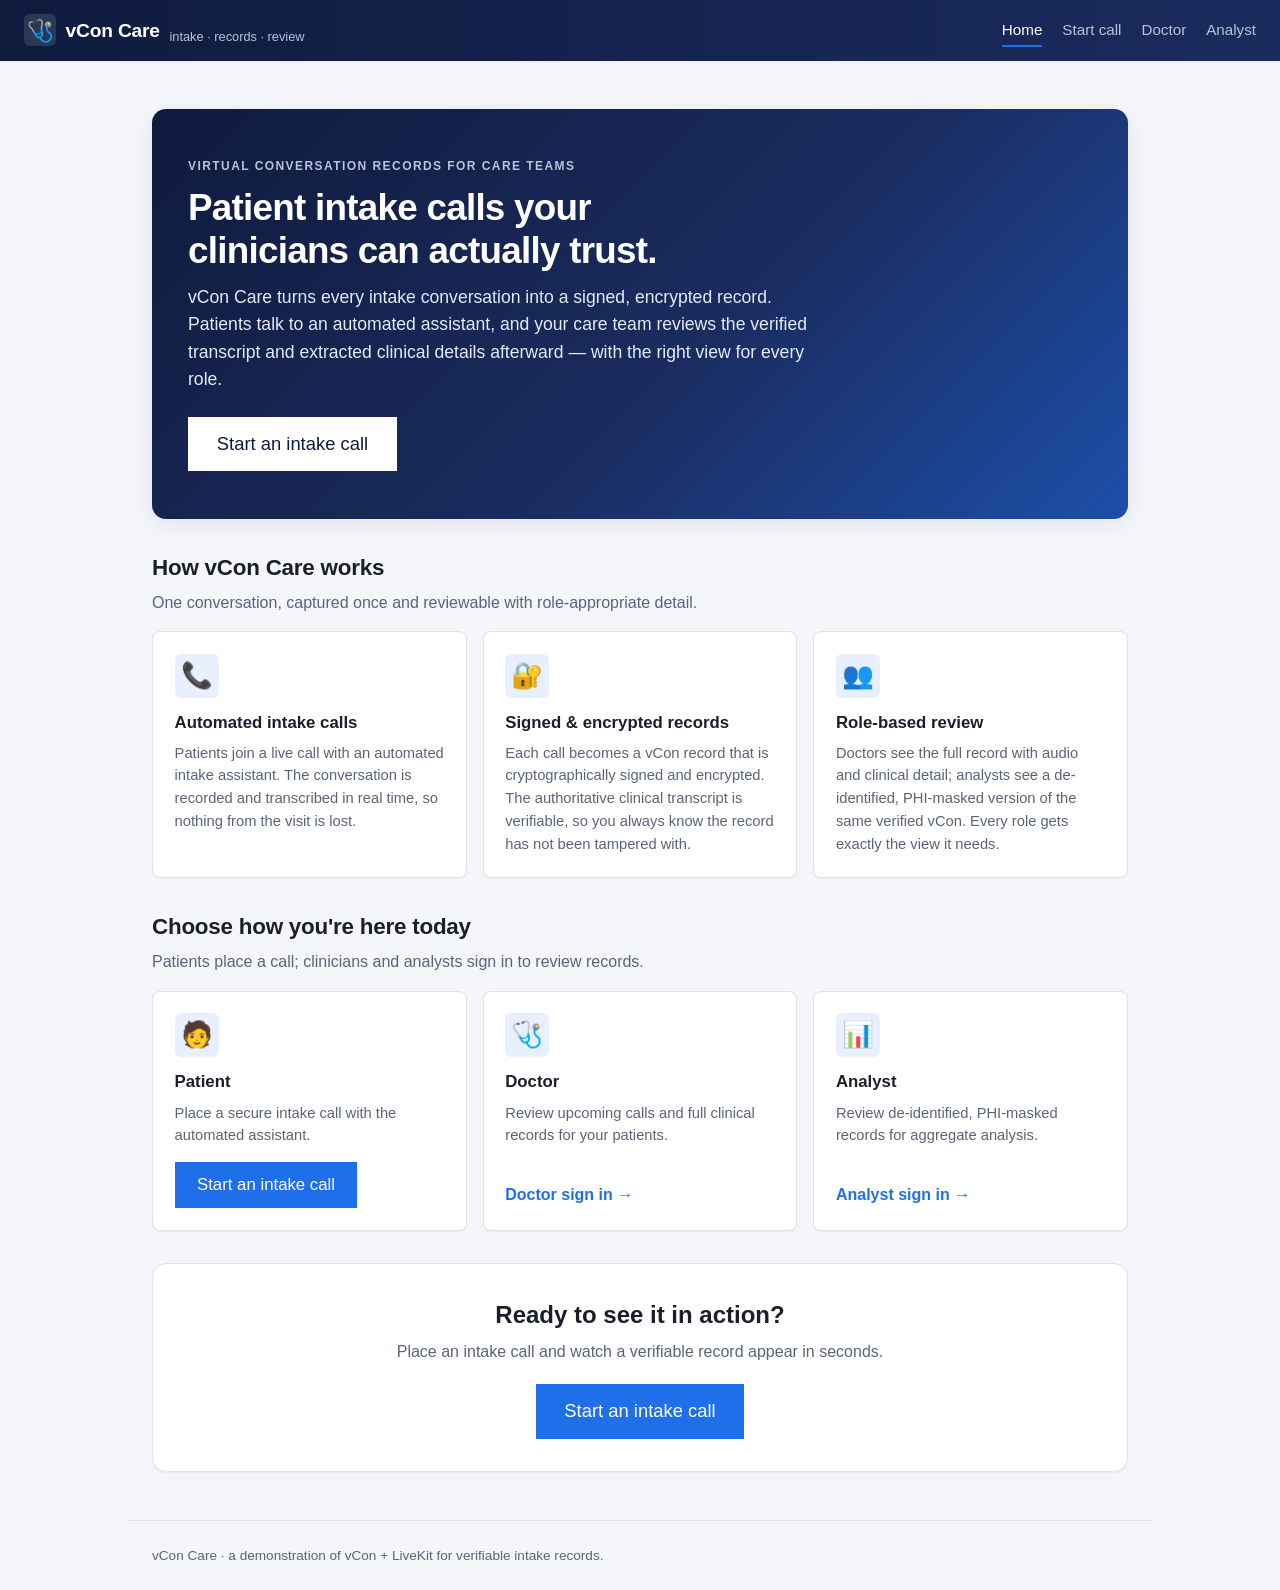
<file: frontend/index.html>
<!DOCTYPE html>
<!--
  Product landing page for the vCon + LiveKit demo app ("vCon Care").

  This is the marketing/entry surface of the demo and the FIRST thing a visitor
  sees at /: with StaticFiles(html=True) mounted at /, GET / serves this
  index.html by filename. It introduces the product and routes a visitor to the
  patient intake call screen (call.html) via a prominent "click to call"
  call-to-action, and surfaces the two review roles (doctor / analyst) via their
  sign-in entries. It is a static page -- it fetches nothing and mints no
  tokens; the actual call starts on call.html.

  🩹 Demo shortcut: there is NO authentication here. The product "roles"
  (patient / doctor / analyst) are just which page you open, not an
  authorization decision, so this landing page does not sign anyone in and the
  doctor/analyst "sign in" entries are presentational. → Production: a real
  authenticated front door with sign-in and role-gated access before any intake
  call or record review.
-->
<html lang="en">
<head>
  <meta charset="utf-8" />
  <meta name="viewport" content="width=device-width, initial-scale=1" />
  <title>vCon Care &middot; Trusted intake calls, verifiable records</title>
  <link rel="stylesheet" href="styles.css" />
</head>
<body>
  <header class="app-header">
    <a class="app-brand" href="index.html">
      <span class="logo">🩺</span>
      <h1>vCon Care</h1>
      <span class="product-tag">intake &middot; records &middot; review</span>
    </a>
    <nav class="app-nav" aria-label="Primary">
      <a href="index.html" data-page="index">Home</a>
      <a href="call.html" data-page="call">Start call</a>
      <a href="doctor-signin.html" data-page="doctor-signin">Doctor</a>
      <a href="analyst-signin.html" data-page="analyst-signin">Analyst</a>
    </nav>
  </header>

  <main>
    <section class="landing-hero">
      <p class="eyebrow">Virtual conversation records for care teams</p>
      <h2>Patient intake calls your clinicians can actually trust.</h2>
      <p>
        vCon Care turns every intake conversation into a signed, encrypted
        record. Patients talk to an automated assistant, and your care team
        reviews the verified transcript and extracted clinical details
        afterward &mdash; with the right view for every role.
      </p>
      <div class="hero-actions">
        <a href="call.html" class="btn-primary btn-lg">Start an intake call</a>
      </div>
    </section>

    <div class="section-head">
      <h2>How vCon Care works</h2>
      <p>One conversation, captured once and reviewable with role-appropriate detail.</p>
    </div>

    <section class="feature-grid">
      <article class="feature-card">
        <span class="feature-icon" aria-hidden="true">📞</span>
        <h3>Automated intake calls</h3>
        <p>
          Patients join a live call with an automated intake assistant. The
          conversation is recorded and transcribed in real time, so nothing from
          the visit is lost.
        </p>
      </article>
      <article class="feature-card">
        <span class="feature-icon" aria-hidden="true">🔐</span>
        <h3>Signed &amp; encrypted records</h3>
        <p>
          Each call becomes a vCon record that is cryptographically signed and
          encrypted. The authoritative clinical transcript is verifiable, so you
          always know the record has not been tampered with.
        </p>
      </article>
      <article class="feature-card">
        <span class="feature-icon" aria-hidden="true">👥</span>
        <h3>Role-based review</h3>
        <p>
          Doctors see the full record with audio and clinical detail; analysts
          see a de-identified, PHI-masked version of the same verified vCon.
          Every role gets exactly the view it needs.
        </p>
      </article>
    </section>

    <!-- Role entry points: the three ways people reach the product. Patients
         start a call directly; doctors and analysts "sign in" (presentational)
         to reach their respective review surfaces. -->
    <div class="section-head">
      <h2>Choose how you're here today</h2>
      <p>Patients place a call; clinicians and analysts sign in to review records.</p>
    </div>

    <section class="role-grid">
      <article class="role-card">
        <span class="role-icon" aria-hidden="true">🧑</span>
        <h3>Patient</h3>
        <p>Place a secure intake call with the automated assistant.</p>
        <a href="call.html" class="btn-primary">Start an intake call</a>
      </article>
      <article class="role-card">
        <span class="role-icon" aria-hidden="true">🩺</span>
        <h3>Doctor</h3>
        <p>Review upcoming calls and full clinical records for your patients.</p>
        <a href="doctor-signin.html" class="link-secondary dark">Doctor sign in &rarr;</a>
      </article>
      <article class="role-card">
        <span class="role-icon" aria-hidden="true">📊</span>
        <h3>Analyst</h3>
        <p>Review de-identified, PHI-masked records for aggregate analysis.</p>
        <a href="analyst-signin.html" class="link-secondary dark">Analyst sign in &rarr;</a>
      </article>
    </section>

    <section class="cta-band">
      <h2>Ready to see it in action?</h2>
      <p>Place an intake call and watch a verifiable record appear in seconds.</p>
      <a href="call.html" class="btn-primary btn-lg">Start an intake call</a>
    </section>
  </main>

  <footer class="site-footer">
    vCon Care &middot; a demonstration of vCon + LiveKit for verifiable intake records.
  </footer>

  <script src="app.js"></script>
</body>
</html>
</file>
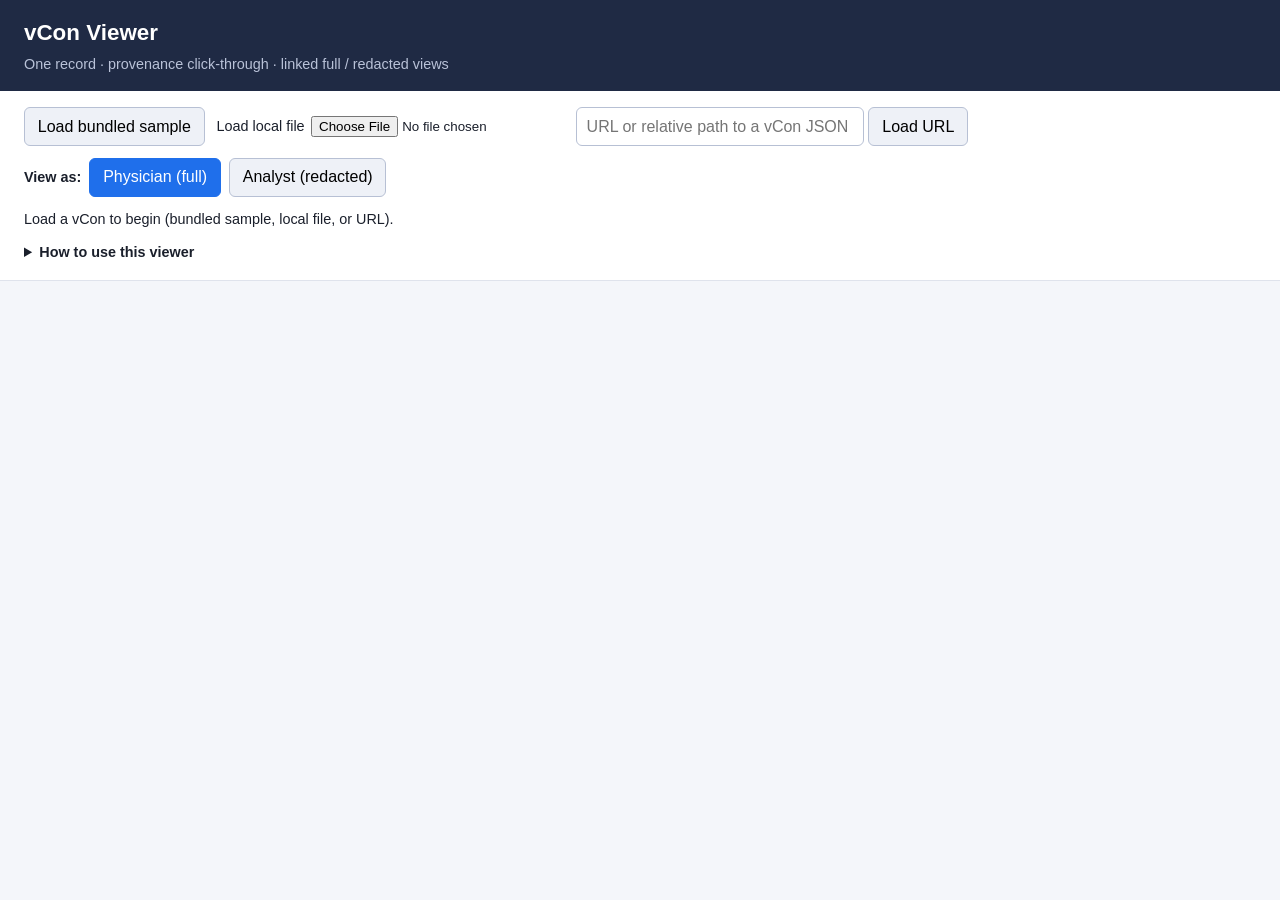
<file: viewer/index.html>
<!DOCTYPE html>
<!--
  vCon viewer — a minimal, static, single-page viewer.

  No framework, no build step, no backend, no CDN: everything it needs is in
  this directory so it runs fully offline. Open it directly (file://) or, to
  exercise the bundled-sample fetch path, serve the repo root over http:

      python3 -m http.server
      # then open localhost:8000/viewer/index.html in a browser

  🩹 Demo shortcut: single-page local viewer, no auth, reads a vCon from a
  bundled sample / local file / URL. → Production: an access-controlled app
  where the full-record vs. redacted view is gated by the viewer's role.
-->
<html lang="en">
<head>
  <meta charset="utf-8" />
  <meta name="viewport" content="width=device-width, initial-scale=1" />
  <title>vCon Viewer</title>
  <link rel="stylesheet" href="viewer.css" />
</head>
<body>
  <header class="topbar">
    <h1>vCon Viewer</h1>
    <p class="tagline">One record &middot; provenance click-through &middot; linked full / redacted views</p>
  </header>

  <section class="controls" aria-label="Load a vCon">
    <div class="load-row">
      <button id="load-sample-btn" type="button">Load bundled sample</button>

      <label class="file-pick">
        Load local file
        <input id="file-input" type="file" accept=".json,application/json" />
      </label>

      <span class="url-load">
        <input id="url-input" type="text" placeholder="URL or relative path to a vCon JSON" />
        <button id="load-url-btn" type="button">Load URL</button>
      </span>
    </div>

    <div class="view-toggle" role="group" aria-label="View as">
      <span class="toggle-label">View as:</span>
      <button id="view-physician-btn" type="button" class="active" aria-pressed="true">Physician (full)</button>
      <button id="view-analyst-btn" type="button" aria-pressed="false">Analyst (redacted)</button>
    </div>

    <p id="status" class="status" role="status" aria-live="polite"></p>

    <details class="help">
      <summary>How to use this viewer</summary>
      <ul>
        <li><strong>Bundled sample</strong> &mdash; loads <code>samples/vcon-full.sample.json</code>. Needs the page to be served over http (e.g. <code>python3 -m http.server</code>); under <code>file://</code> the browser may block the fetch, so use the file picker instead.</li>
        <li><strong>Local file</strong> &mdash; pick any vCon JSON from disk; it is read in the browser (no upload).</li>
        <li><strong>URL</strong> &mdash; paste a URL or relative path to a vCon JSON and load it.</li>
        <li><strong>Physician / Analyst toggle</strong> &mdash; Physician shows the full record (transcript, summary, clickable medications that seek the audio). Analyst shows the redacted record, visibly linked to the full one via the standard <code>redacted</code> field.</li>
      </ul>
      <p class="note">🩹 Demo: no auth; role views are a client-side toggle. → Production: role-gated access control.</p>
    </details>
  </section>

  <main id="viewer" hidden>
    <!-- Same-vCon link banner (shown in analyst view). -->
    <section id="link-banner" class="link-banner" hidden></section>

    <section class="panel" id="meta-panel">
      <h2>Record</h2>
      <dl id="meta" class="meta-grid"></dl>
    </section>

    <section class="panel" id="audio-panel">
      <h2>Call audio</h2>
      <audio id="audio" controls preload="none"></audio>
      <p id="audio-note" class="note"></p>
    </section>

    <section class="panel" id="parties-panel">
      <h2>Parties</h2>
      <ol id="parties" class="parties"></ol>
    </section>

    <section class="panel" id="meds-panel">
      <h2>Extracted medications &amp; conditions</h2>
      <p class="note">Click a medication to jump the audio to the moment it was mentioned (provenance).</p>
      <div id="meds" class="chips"></div>
    </section>

    <section class="panel" id="summary-panel">
      <h2>Summary</h2>
      <p id="summary" class="body-text"></p>
      <p id="summary-prov" class="provenance"></p>
    </section>

    <section class="panel" id="transcript-panel">
      <h2>Transcript (speaker-attributed)</h2>
      <ol id="dialog" class="dialog"></ol>
    </section>

    <section class="panel" id="analysis-panel">
      <h2>Analysis</h2>
      <div id="analysis"></div>
    </section>
  </main>

  <script src="viewer.js"></script>
</body>
</html>
</file>
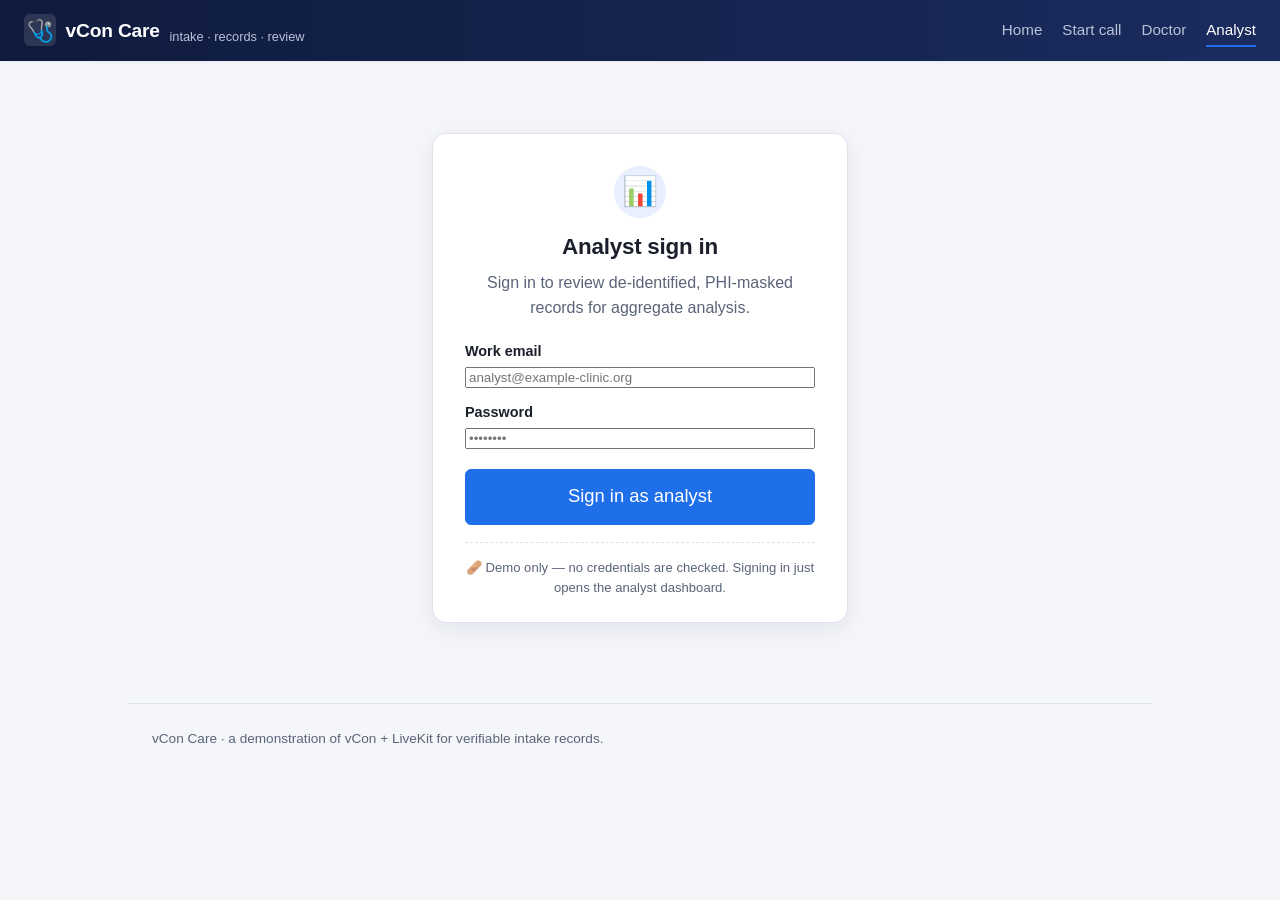
<file: frontend/analyst-signin.html>
<!DOCTYPE html>
<!--
  Analyst sign-in shell for the vCon + LiveKit demo app ("vCon Care").

  The presentational "front door" an analyst would use to reach the
  de-identified record review dashboard. Signing in does NOT authenticate
  anyone: the form simply navigates to analyst.html.

  🩹 Demo shortcut: there is NO real authentication here. No credentials are
  checked and no session is created; "analyst" is framing, not an enforced
  authorization boundary -- the form's only effect is to navigate to
  analyst.html. → Production: a real identity provider / SSO, verified
  credentials, a server-issued session, and an enforced authorization boundary
  so analysts only ever receive de-identified (PHI-masked) records.
-->
<html lang="en">
<head>
  <meta charset="utf-8" />
  <meta name="viewport" content="width=device-width, initial-scale=1" />
  <title>Analyst sign in &middot; vCon Care</title>
  <link rel="stylesheet" href="styles.css" />
</head>
<body>
  <header class="app-header">
    <a class="app-brand" href="index.html">
      <span class="logo">🩺</span>
      <h1>vCon Care</h1>
      <span class="product-tag">intake &middot; records &middot; review</span>
    </a>
    <nav class="app-nav" aria-label="Primary">
      <a href="index.html" data-page="index">Home</a>
      <a href="call.html" data-page="call">Start call</a>
      <a href="doctor-signin.html" data-page="doctor-signin">Doctor</a>
      <a href="analyst-signin.html" data-page="analyst-signin">Analyst</a>
    </nav>
  </header>

  <main>
    <section class="signin-card">
      <span class="signin-icon" aria-hidden="true">📊</span>
      <h2>Analyst sign in</h2>
      <p class="signin-sub">
        Sign in to review de-identified, PHI-masked records for aggregate
        analysis.
      </p>

      <!-- Presentational sign-in form. Submitting just navigates to the analyst
           dashboard; no credentials are validated. A tiny inline handler cancels
           the submit and navigates to analyst.html, so the typed password is
           never serialized into the URL/history even though nothing is checked. -->
      <form class="signin-form" id="signin-form" action="analyst.html" method="post">
        <label>
          Work email
          <input type="email" name="email" placeholder="analyst@example-clinic.org" autocomplete="off" />
        </label>
        <label>
          Password
          <input type="password" name="password" placeholder="••••••••" autocomplete="off" />
        </label>
        <button type="submit" class="btn-primary btn-lg">Sign in as analyst</button>
      </form>

      <p class="signin-demo-note">
        <span aria-hidden="true">🩹</span>
        Demo only &mdash; no credentials are checked. Signing in just opens the
        analyst dashboard.
      </p>
    </section>
  </main>

  <footer class="site-footer">
    vCon Care &middot; a demonstration of vCon + LiveKit for verifiable intake records.
  </footer>

  <script src="app.js"></script>
  <!--
    🩹 Demo shortcut: no credentials are checked. This handler cancels the form
    submit (so neither email nor password is ever sent anywhere or placed in the
    URL) and simply navigates to the analyst dashboard. → Production: a real POST
    to an identity provider that verifies credentials and issues a session.
  -->
  <script>
    (function () {
      'use strict';
      var form = document.getElementById('signin-form');
      if (!form) return;
      form.addEventListener('submit', function (ev) {
        ev.preventDefault();
        window.location.href = 'analyst.html';
      });
    })();
  </script>
</body>
</html>
</file>
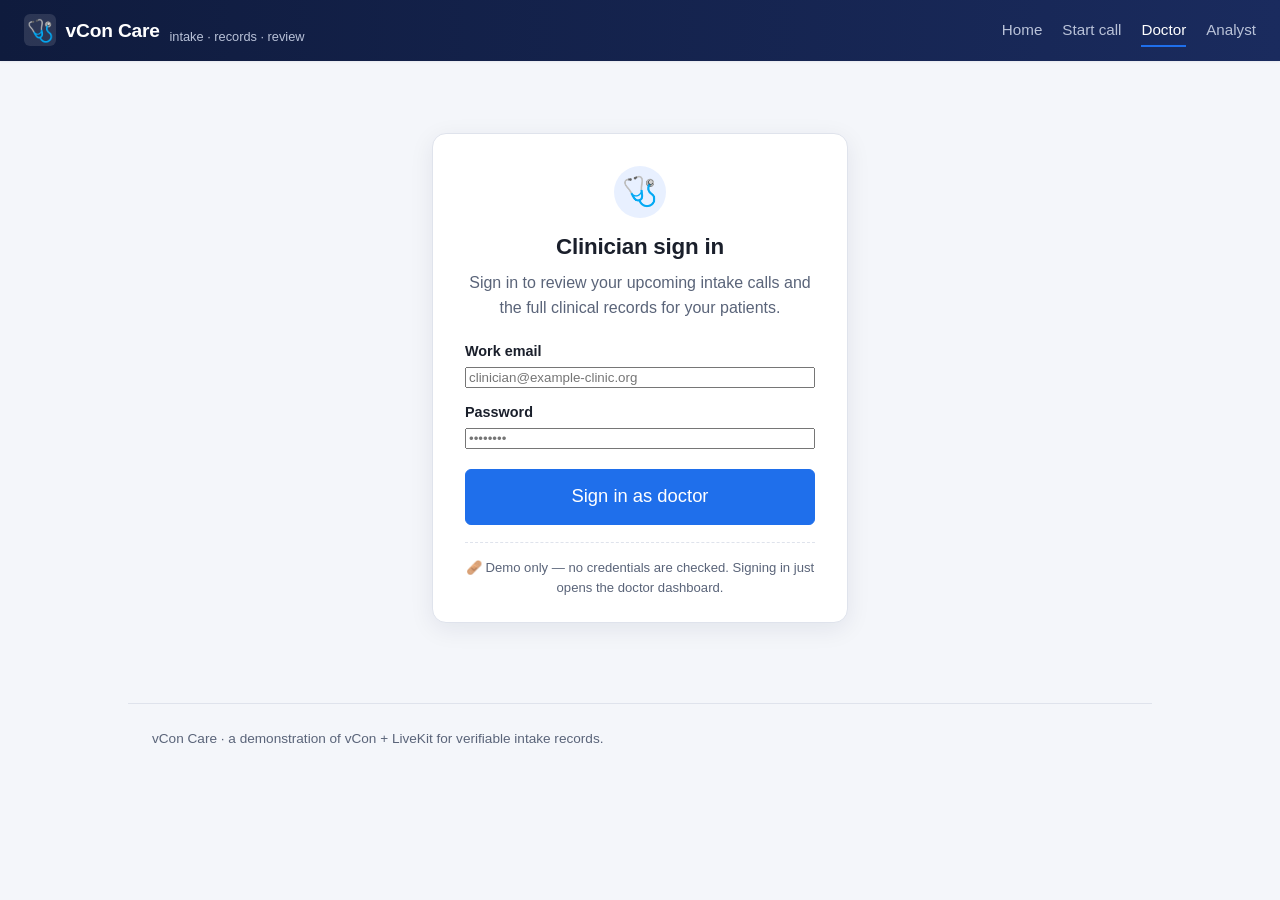
<file: frontend/doctor-signin.html>
<!DOCTYPE html>
<!--
  Doctor (clinician) sign-in shell for the vCon + LiveKit demo app ("vCon Care").

  This is the presentational "front door" a clinician would use to reach their
  dashboard. It renders a realistic email/password sign-in card, but signing in
  does NOT authenticate anyone: the form simply navigates to doctor.html.

  🩹 Demo shortcut: there is NO real authentication here. No credentials are
  checked, no session is created, and the "role" (doctor) is just which page you
  open, not an authorization decision -- the form's only effect is to navigate
  to doctor.html. → Production: a real identity provider / SSO, verified
  credentials, a server-issued session, and role-gated access before any patient
  record or upcoming-call data is shown.
-->
<html lang="en">
<head>
  <meta charset="utf-8" />
  <meta name="viewport" content="width=device-width, initial-scale=1" />
  <title>Doctor sign in &middot; vCon Care</title>
  <link rel="stylesheet" href="styles.css" />
</head>
<body>
  <header class="app-header">
    <a class="app-brand" href="index.html">
      <span class="logo">🩺</span>
      <h1>vCon Care</h1>
      <span class="product-tag">intake &middot; records &middot; review</span>
    </a>
    <nav class="app-nav" aria-label="Primary">
      <a href="index.html" data-page="index">Home</a>
      <a href="call.html" data-page="call">Start call</a>
      <a href="doctor-signin.html" data-page="doctor-signin">Doctor</a>
      <a href="analyst-signin.html" data-page="analyst-signin">Analyst</a>
    </nav>
  </header>

  <main>
    <section class="signin-card">
      <span class="signin-icon" aria-hidden="true">🩺</span>
      <h2>Clinician sign in</h2>
      <p class="signin-sub">
        Sign in to review your upcoming intake calls and the full clinical
        records for your patients.
      </p>

      <!-- Presentational sign-in form. Submitting just navigates to the doctor
           dashboard; no credentials are validated. A tiny inline handler cancels
           the submit and navigates to doctor.html, so the typed password is
           never serialized into the URL/history even though nothing is checked. -->
      <form class="signin-form" id="signin-form" action="doctor.html" method="post">
        <label>
          Work email
          <input type="email" name="email" placeholder="clinician@example-clinic.org" autocomplete="off" />
        </label>
        <label>
          Password
          <input type="password" name="password" placeholder="••••••••" autocomplete="off" />
        </label>
        <button type="submit" class="btn-primary btn-lg">Sign in as doctor</button>
      </form>

      <p class="signin-demo-note">
        <span aria-hidden="true">🩹</span>
        Demo only &mdash; no credentials are checked. Signing in just opens the
        doctor dashboard.
      </p>
    </section>
  </main>

  <footer class="site-footer">
    vCon Care &middot; a demonstration of vCon + LiveKit for verifiable intake records.
  </footer>

  <script src="app.js"></script>
  <!--
    🩹 Demo shortcut: no credentials are checked. This handler cancels the form
    submit (so neither email nor password is ever sent anywhere or placed in the
    URL) and simply navigates to the doctor dashboard. → Production: a real POST
    to an identity provider that verifies credentials and issues a session.
  -->
  <script>
    (function () {
      'use strict';
      var form = document.getElementById('signin-form');
      if (!form) return;
      form.addEventListener('submit', function (ev) {
        ev.preventDefault();
        window.location.href = 'doctor.html';
      });
    })();
  </script>
</body>
</html>
</file>
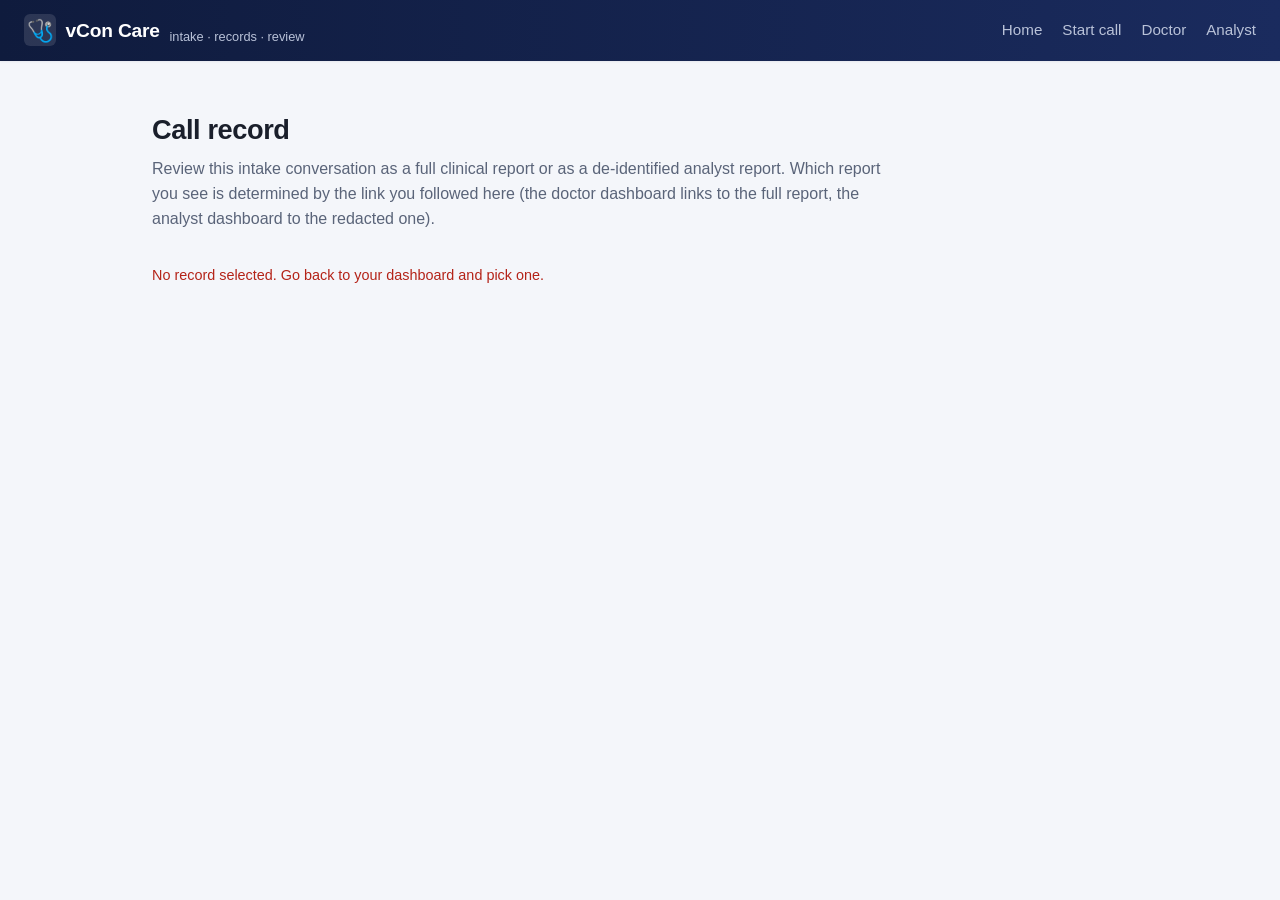
<file: frontend/record.html>
<!DOCTYPE html>
<!--
  Record detail page. The ?view= link param decides which role's report renders:
    * Doctor   -> ?view=doctor (or absent/default) -> GET /api/records/{run}/full      (decrypted + verified full vCon)
    * Analyst  -> ?view=analyst                     -> GET /api/records/{run}/redacted   (verified redacted vCon)
  Links from the doctor dashboard carry &view=doctor and links from the analyst
  dashboard carry &view=analyst, so the page renders the correct report with no
  on-page switch. The backend already did ALL the JOSE (decrypt + verify)
  server-side, so this page NEVER touches keys or crypto -- it just renders
  readable vCon JSON.

  Doctor view: the full clinical report plus the medication->audio provenance
  seek (click a MEDICATION entity to jump the audio to the dialog turn it was
  mentioned in), with the recording streamed from a short-lived presigned URL.
  Analyst view: the redacted record led by a "De-identified — PHI masked"
  headline with [REDACTED] tokens highlighted inline; the full<->redacted
  "same vCon" linkage proof (uuids, pointer type, content_hash) is demoted into
  a collapsed verification section, and the full copy's s3:// url is NOT
  surfaced (only labeled as an encrypted, inaccessible reference). The full
  recording audio is withheld from this view.

  🩹 Demo shortcut: no auth; the doctor/analyst "role" is just the ?view= link
  param set by whichever dashboard linked here, so anyone can reach either view
  by editing the URL. → Production: role-gated, audit-logged access with the
  full (decrypted) view restricted to authorized clinicians.
-->
<html lang="en">
<head>
  <meta charset="utf-8" />
  <meta name="viewport" content="width=device-width, initial-scale=1" />
  <title>Record &middot; vCon Care</title>
  <link rel="stylesheet" href="styles.css" />
</head>
<body>
  <header class="app-header">
    <a class="app-brand" href="index.html">
      <span class="logo">🩺</span>
      <h1>vCon Care</h1>
      <span class="product-tag">intake &middot; records &middot; review</span>
    </a>
    <nav class="app-nav" aria-label="Primary">
      <a href="index.html" data-page="index">Home</a>
      <a href="call.html" data-page="call">Start call</a>
      <a href="doctor-signin.html" data-page="doctor-signin">Doctor</a>
      <a href="analyst-signin.html" data-page="analyst-signin">Analyst</a>
    </nav>
  </header>

  <main>
    <section class="hero">
      <h2>Call record</h2>
      <p>
        Review this intake conversation as a full clinical report or as a
        de-identified analyst report. Which report you see is determined by the
        link you followed here (the doctor dashboard links to the full report,
        the analyst dashboard to the redacted one).
      </p>
      <p id="run-label" class="note"></p>
    </section>

    <p id="status" class="status" role="status" aria-live="polite"></p>

    <div id="viewer" hidden>
      <!-- Same-vCon linkage banner (analyst view only). record.js injects the
           ".redaction-badge" de-identification headline here and leaves it
           hidden in the doctor view. -->
      <section id="link-banner" class="link-banner" hidden></section>

      <section class="panel" id="meta-panel">
        <h2>Record</h2>
        <dl id="meta" class="meta-grid"></dl>
      </section>

      <!--
        Call audio (doctor-view only). The recording is the un-redacted audio,
        so record.js hides this entire #audio-panel section in the analyst
        (de-identified) view; it is only rendered/played in the doctor view.
      -->
      <section class="panel" id="audio-panel">
        <h2>Call audio</h2>
        <audio id="audio" controls preload="none"></audio>
        <p id="audio-note" class="note"></p>
      </section>

      <section class="panel" id="parties-panel">
        <h2>Parties</h2>
        <ol id="parties" class="parties"></ol>
      </section>

      <section class="panel" id="meds-panel">
        <h2>Extracted medications &amp; conditions</h2>
        <p class="note">Click a medication to jump the audio to the moment it was mentioned (provenance).</p>
        <div id="meds" class="chips"></div>
      </section>

      <section class="panel" id="summary-panel">
        <h2>Summary</h2>
        <p id="summary" class="body-text"></p>
        <p id="summary-prov" class="provenance"></p>
      </section>

      <!--
        Clinical transcript (authoritative): the Transcribe Medical transcript
        carried as an authoritative analysis[] entry. This is the clinical-grade
        reading surface, so it leads above the live transcript. When the pipeline
        up-levels it into structured speaker turns (a `turns` array on the entry)
        record.js renders a speaker-attributed <ol> list here, mirroring the live
        transcript; otherwise it falls back to the flat plain-text blob. The
        <ol> is created in JS, so no extra markup is needed in this container.
      -->
      <section class="panel clinical-transcript-panel" id="clinical-transcript-panel">
        <h2>Clinical transcript (authoritative)</h2>
        <div id="clinical-transcript-badges" class="clinical-transcript-badges"></div>
        <div id="clinical-transcript" class="clinical-transcript body-text"></div>
      </section>

      <!--
        Live transcript (demoted, for reference): the real-time Deepgram STT
        dialog turns. Kept as speaker-attributed <li data-turn> items because
        the medication->audio provenance seek targets those turn indices. It is
        visually secondary because the authoritative transcript above may differ
        from (and corrects) the live STT.
      -->
      <section class="panel live-transcript-panel" id="transcript-panel">
        <h2>Live transcript (real-time, for reference)</h2>
        <p class="note">Real-time speech-to-text captured during the call. Kept for reference; it may differ from the authoritative clinical transcript above.</p>
        <ol id="dialog" class="dialog"></ol>
      </section>
    </div>
  </main>

  <!-- Pure helpers first (classic script so record.js can use the globals). -->
  <script src="app.js"></script>
  <script src="vcon-helpers.js"></script>
  <script src="record.js"></script>
</body>
</html>
</file>
<file: frontend/styles.css>
/*
 * Shared styling for the vCon + LiveKit demo app -- plain CSS, no external
 * fonts or CDNs, so every page runs with only what the FastAPI backend serves.
 * Organized as a small design system: design tokens (CSS custom properties)
 * drive a cohesive color, spacing, radius and typography scale so the multi-
 * page app reads like a real product rather than a demo. The system font stack
 * is used everywhere (no web fonts), keeping the stylesheet self-contained.
 */

/* ---------------- Design tokens ---------------- */

:root {
  /* Brand + accent */
  --color-brand: #0f1b3d;
  --color-brand-2: #1a2b5e;
  --color-accent: #1f6feb;
  --color-accent-dark: #1a5fd0;
  --color-accent-soft: #e8f0ff;

  /* Semantic */
  --color-success: #157347;
  --color-success-soft: #dff3e6;
  --color-warning: #9a6b00;
  --color-warning-soft: #fff8e6;
  --color-danger: #b42318;
  --color-danger-dark: #99200f;
  --color-danger-soft: #fef0f0;

  /* Surfaces + text */
  --color-bg: #f4f6fa;
  --color-bg-alt: #eef2f9;
  --color-surface: #ffffff;
  --color-surface-muted: #f7f9fc;
  --color-border: #dfe3ec;
  --color-border-strong: #b7c0d4;
  --color-text: #1a1f2b;
  --color-text-muted: #5a6479;
  --color-text-subtle: #8a93a6;
  --color-on-brand: #ffffff;
  --color-on-brand-muted: #b9c2d8;

  /* Typography */
  --font-sans: -apple-system, BlinkMacSystemFont, "Segoe UI", Roboto, Helvetica,
    Arial, sans-serif;
  --font-mono: ui-monospace, "SFMono-Regular", Menlo, Consolas, monospace;

  /* Spacing scale */
  --space-1: 0.25rem;
  --space-2: 0.5rem;
  --space-3: 0.75rem;
  --space-4: 1rem;
  --space-5: 1.5rem;
  --space-6: 2rem;
  --space-8: 3rem;

  /* Radius + elevation */
  --radius-sm: 6px;
  --radius: 8px;
  --radius-lg: 14px;
  --radius-pill: 999px;
  --shadow-sm: 0 1px 2px rgba(15, 27, 61, 0.06);
  --shadow: 0 6px 24px rgba(15, 27, 61, 0.08);
  --shadow-lg: 0 18px 48px rgba(15, 27, 61, 0.14);

  --maxw: 64rem;
}

* { box-sizing: border-box; }

body {
  margin: 0;
  font-family: var(--font-sans);
  color: var(--color-text);
  background: var(--color-bg);
  line-height: 1.55;
  -webkit-font-smoothing: antialiased;
}

a { color: var(--color-accent); }

/* ---------------- App shell / nav header ---------------- */

.app-header {
  background: linear-gradient(90deg, var(--color-brand) 0%, var(--color-brand-2) 100%);
  color: var(--color-on-brand);
  padding: 0.85rem 1.5rem;
  display: flex;
  align-items: center;
  gap: 1.5rem;
  flex-wrap: wrap;
  box-shadow: var(--shadow-sm);
}
.app-brand {
  display: flex;
  align-items: center;
  gap: 0.6rem;
  color: inherit;
  text-decoration: none;
}
.app-brand .logo {
  font-size: 1.35rem;
  line-height: 1;
  display: inline-flex;
  align-items: center;
  justify-content: center;
  width: 2rem;
  height: 2rem;
  background: rgba(255, 255, 255, 0.12);
  border-radius: var(--radius-sm);
}
.app-brand h1 {
  margin: 0;
  font-size: 1.2rem;
  letter-spacing: -0.01em;
}
.app-brand .product-tag {
  color: var(--color-on-brand-muted);
  font-size: 0.8rem;
  align-self: flex-end;
}
.app-nav {
  display: flex;
  gap: 1.25rem;
  margin-left: auto;
  align-items: center;
}
.app-nav a {
  color: var(--color-on-brand-muted);
  text-decoration: none;
  font-size: 0.95rem;
  padding: 0.25rem 0;
  border-bottom: 2px solid transparent;
  transition: color 0.15s ease, border-color 0.15s ease;
}
.app-nav a:hover { color: var(--color-on-brand); }
.app-nav a.active { color: var(--color-on-brand); border-bottom-color: var(--color-accent); }
/* A nav link styled as a compact button (e.g. the nav-level call-to-action). */
.app-nav a.nav-cta {
  background: var(--color-accent);
  color: var(--color-on-brand);
  padding: 0.4rem 0.9rem;
  border-radius: var(--radius-pill);
  border-bottom: none;
}
.app-nav a.nav-cta:hover { background: var(--color-accent-dark); color: var(--color-on-brand); }
.app-nav a.nav-cta.active { border-bottom: none; }

/* ---------------- Layout ---------------- */

main { padding: 1.5rem 1.5rem 3rem; max-width: var(--maxw); margin: 0 auto; }

.hero { padding: 1.5rem 0 0.5rem; }
.hero h2 { margin: 0 0 0.4rem; font-size: 1.7rem; letter-spacing: -0.015em; }
.hero p { margin: 0 0 0.75rem; color: var(--color-text-muted); max-width: 46rem; }

.panel {
  background: var(--color-surface);
  border: 1px solid var(--color-border);
  border-radius: var(--radius);
  padding: 1.1rem 1.35rem;
  margin-bottom: 1rem;
  box-shadow: var(--shadow-sm);
}
.panel h2 { margin-top: 0; font-size: 1.1rem; }
.panel h3 { margin: 0 0 0.4rem; font-size: 1rem; }

.note { color: var(--color-text-muted); font-size: 0.85rem; }

/* ---------------- Buttons / inputs ---------------- */

button {
  font: inherit;
  padding: 0.5rem 1rem;
  border: 1px solid var(--color-border-strong);
  border-radius: var(--radius-sm);
  background: var(--color-bg-alt);
  color: var(--color-text);
  cursor: pointer;
  transition: background 0.15s ease, border-color 0.15s ease, box-shadow 0.15s ease;
}
button:hover { background: #e2e7f1; }
button:disabled { opacity: 0.55; cursor: not-allowed; }
button:focus-visible,
a:focus-visible,
input:focus-visible {
  outline: 2px solid var(--color-accent);
  outline-offset: 2px;
}

.btn-primary {
  background: var(--color-accent);
  border-color: var(--color-accent);
  color: var(--color-on-brand);
  font-size: 1.05rem;
  padding: 0.65rem 1.4rem;
}
.btn-primary:hover { background: var(--color-accent-dark); border-color: var(--color-accent-dark); }
.btn-danger { background: var(--color-danger); border-color: var(--color-danger); color: #fff; }
.btn-danger:hover { background: var(--color-danger-dark); border-color: var(--color-danger-dark); }

/* Large call-to-action link styled as a button (landing hero). */
.btn-lg { font-size: 1.15rem; padding: 0.8rem 1.8rem; }
a.btn-primary { text-decoration: none; display: inline-block; }

input[type="text"] {
  font: inherit;
  padding: 0.45rem 0.65rem;
  border: 1px solid var(--color-border-strong);
  border-radius: var(--radius-sm);
  min-width: 14rem;
}
.field-row { display: flex; flex-wrap: wrap; gap: 0.75rem; align-items: center; margin-bottom: 0.75rem; }
.field-row label { font-size: 0.9rem; font-weight: 600; display: flex; flex-direction: column; gap: 0.2rem; }

/* ---------------- Landing page ---------------- */

.landing-hero {
  background: linear-gradient(135deg, var(--color-brand) 0%, var(--color-brand-2) 55%, var(--color-accent) 140%);
  color: var(--color-on-brand);
  border-radius: var(--radius-lg);
  padding: 3rem 2.25rem;
  margin: 1.5rem 0 2rem;
  box-shadow: var(--shadow);
}
.landing-hero .eyebrow {
  text-transform: uppercase;
  letter-spacing: 0.12em;
  font-size: 0.75rem;
  font-weight: 700;
  color: var(--color-on-brand-muted);
  margin: 0 0 0.75rem;
}
.landing-hero h2 {
  margin: 0 0 0.75rem;
  font-size: 2.3rem;
  line-height: 1.15;
  letter-spacing: -0.02em;
  max-width: 34rem;
}
.landing-hero p {
  margin: 0 0 1.5rem;
  font-size: 1.1rem;
  color: #e4eaf7;
  max-width: 40rem;
}
.hero-actions { display: flex; flex-wrap: wrap; gap: 0.9rem; align-items: center; }
.hero-actions .btn-primary { background: #fff; color: var(--color-brand); border-color: #fff; }
.hero-actions .btn-primary:hover { background: #eaf0ff; border-color: #eaf0ff; }
.hero-actions .link-secondary {
  color: var(--color-on-brand);
  text-decoration: none;
  font-weight: 600;
  border-bottom: 1px solid rgba(255, 255, 255, 0.4);
}
.hero-actions .link-secondary:hover { border-bottom-color: #fff; }

.section-head { margin: 2rem 0 1rem; }
.section-head h2 { margin: 0 0 0.3rem; font-size: 1.4rem; letter-spacing: -0.01em; }
.section-head p { margin: 0; color: var(--color-text-muted); }

.feature-grid {
  display: grid;
  grid-template-columns: repeat(auto-fit, minmax(16rem, 1fr));
  gap: 1rem;
  margin: 0 0 2rem;
}
.feature-card {
  background: var(--color-surface);
  border: 1px solid var(--color-border);
  border-radius: var(--radius);
  padding: 1.35rem;
  box-shadow: var(--shadow-sm);
}
.feature-card .feature-icon {
  font-size: 1.6rem;
  display: inline-flex;
  align-items: center;
  justify-content: center;
  width: 2.75rem;
  height: 2.75rem;
  border-radius: var(--radius-sm);
  background: var(--color-accent-soft);
  margin-bottom: 0.75rem;
}
.feature-card h3 { margin: 0 0 0.35rem; font-size: 1.05rem; }
.feature-card p { margin: 0; color: var(--color-text-muted); font-size: 0.92rem; }

.cta-band {
  background: var(--color-surface);
  border: 1px solid var(--color-border);
  border-radius: var(--radius-lg);
  padding: 2rem 2.25rem;
  text-align: center;
  box-shadow: var(--shadow-sm);
}
.cta-band h2 { margin: 0 0 0.4rem; font-size: 1.5rem; }
.cta-band p { margin: 0 0 1.25rem; color: var(--color-text-muted); }

.site-footer {
  max-width: var(--maxw);
  margin: 0 auto;
  padding: 1.5rem;
  color: var(--color-text-muted);
  font-size: 0.85rem;
  border-top: 1px solid var(--color-border);
}

/* ---------------- Intake call screen ---------------- */

/* Two-column intake layout: the focused call card beside a "how it works"
   aside. Collapses to a single column on narrow screens. */
.call-layout {
  display: grid;
  grid-template-columns: minmax(0, 1.4fr) minmax(0, 1fr);
  gap: 1rem;
  align-items: start;
}
@media (max-width: 48rem) {
  .call-layout { grid-template-columns: 1fr; }
}

.call-card { padding: 1.5rem 1.6rem; }

/* Prominent primary call-to-action row. */
.call-cta { display: flex; gap: 0.75rem; align-items: center; flex-wrap: wrap; margin: 0.25rem 0 0.5rem; }
.call-icon { margin-right: 0.45rem; }

/* Grouped live call state below the CTA, set off on a muted surface. */
.call-status-group {
  margin-top: 1rem;
  padding: 0.9rem 1rem;
  background: var(--color-surface-muted);
  border: 1px solid var(--color-border);
  border-radius: var(--radius);
}
.call-status-group .status-line:first-child { margin-top: 0; }

.mic-badge {
  font-family: var(--font-mono);
  font-size: 0.8rem;
  padding: 0.05rem 0.45rem;
  border-radius: var(--radius-pill);
  background: var(--color-bg-alt);
  color: var(--color-text-muted);
}

.call-aside h3 { margin-top: 0; }
.steps { margin: 0 0 0.75rem; padding-left: 1.2rem; color: var(--color-text-muted); }
.steps li { margin-bottom: 0.4rem; }
.steps strong { color: var(--color-text); }

/* Two-party "call stage": presentational avatar tiles for the patient and the
   automated intake assistant, with an animated link between them so the call
   card reads like a real voice-call interface. Uses only existing tokens and
   system fonts (the emoji avatars are plain text glyphs, not web fonts). */
.call-stage {
  display: flex;
  align-items: center;
  justify-content: center;
  gap: var(--space-4);
  padding: var(--space-5) var(--space-4);
  margin-bottom: var(--space-4);
  background: linear-gradient(135deg, var(--color-brand) 0%, var(--color-brand-2) 100%);
  border-radius: var(--radius-lg);
  box-shadow: var(--shadow-sm);
}
.call-party {
  display: flex;
  flex-direction: column;
  align-items: center;
  gap: var(--space-1);
  color: var(--color-on-brand);
  min-width: 6rem;
}
.call-avatar {
  font-size: 2rem;
  line-height: 1;
  display: inline-flex;
  align-items: center;
  justify-content: center;
  width: 3.75rem;
  height: 3.75rem;
  border-radius: 50%;
  background: rgba(255, 255, 255, 0.12);
  border: 2px solid rgba(255, 255, 255, 0.25);
}
.call-party-name { font-weight: 600; font-size: 0.95rem; }
.call-party-role { color: var(--color-on-brand-muted); font-size: 0.78rem; }
.call-link { display: flex; align-items: center; gap: 0.35rem; }
.call-link-dot {
  width: 0.4rem;
  height: 0.4rem;
  border-radius: 50%;
  background: rgba(255, 255, 255, 0.5);
  animation: call-link-pulse 1.4s ease-in-out infinite;
}
.call-link-dot:nth-child(2) { animation-delay: 0.2s; }
.call-link-dot:nth-child(3) { animation-delay: 0.4s; }
@keyframes call-link-pulse {
  0%, 100% { opacity: 0.3; transform: scale(0.85); }
  50% { opacity: 1; transform: scale(1); }
}
@media (prefers-reduced-motion: reduce) {
  .call-link-dot { animation: none; opacity: 0.7; }
}

/* ---------------- Landing role entry cards ---------------- */

/* Role entry grid on the landing: one card per product role (patient / doctor /
   analyst), each routing to that role's entry (call screen or sign-in shell).
   Reuses the feature-card look with tokens only. */
.role-grid {
  display: grid;
  grid-template-columns: repeat(auto-fit, minmax(16rem, 1fr));
  gap: 1rem;
  margin: 0 0 2rem;
}
.role-card {
  background: var(--color-surface);
  border: 1px solid var(--color-border);
  border-radius: var(--radius);
  padding: 1.35rem;
  box-shadow: var(--shadow-sm);
  display: flex;
  flex-direction: column;
  align-items: flex-start;
  gap: 0.4rem;
}
.role-card .role-icon {
  font-size: 1.6rem;
  display: inline-flex;
  align-items: center;
  justify-content: center;
  width: 2.75rem;
  height: 2.75rem;
  border-radius: var(--radius-sm);
  background: var(--color-accent-soft);
}
.role-card h3 { margin: 0.35rem 0 0; font-size: 1.05rem; }
.role-card p { margin: 0 0 0.5rem; color: var(--color-text-muted); font-size: 0.92rem; }
.role-card .btn-primary { margin-top: auto; }
/* A secondary link rendered on a light surface (the role cards). */
.link-secondary.dark {
  color: var(--color-accent);
  font-weight: 600;
  text-decoration: none;
  margin-top: auto;
  border-bottom: 1px solid transparent;
}
.link-secondary.dark:hover { border-bottom-color: var(--color-accent); }

/* ---------------- Sign-in shells (doctor / analyst) ---------------- */

/* Centered sign-in card used by doctor-signin.html and analyst-signin.html.
   Presentational only; tokens + system fonts only. */
.signin-card {
  max-width: 26rem;
  margin: 3rem auto 2rem;
  background: var(--color-surface);
  border: 1px solid var(--color-border);
  border-radius: var(--radius-lg);
  padding: 2rem 2rem 1.5rem;
  box-shadow: var(--shadow);
  text-align: center;
}
.signin-card .signin-icon {
  font-size: 1.8rem;
  display: inline-flex;
  align-items: center;
  justify-content: center;
  width: 3.25rem;
  height: 3.25rem;
  border-radius: 50%;
  background: var(--color-accent-soft);
  margin-bottom: 0.75rem;
}
.signin-card h2 { margin: 0 0 0.4rem; font-size: 1.4rem; letter-spacing: -0.01em; }
.signin-card .signin-sub { margin: 0 0 1.25rem; color: var(--color-text-muted); }
.signin-form { display: flex; flex-direction: column; gap: 0.85rem; text-align: left; }
.signin-form label {
  font-size: 0.9rem;
  font-weight: 600;
  display: flex;
  flex-direction: column;
  gap: 0.25rem;
}
.signin-form input[type="text"] { min-width: 0; width: 100%; }
.signin-form .btn-primary { margin-top: 0.4rem; width: 100%; text-align: center; }
.signin-demo-note {
  margin: 1.1rem 0 0;
  padding-top: 0.9rem;
  border-top: 1px dashed var(--color-border);
  color: var(--color-text-muted);
  font-size: 0.82rem;
}

/* ---------------- Doctor dashboard ---------------- */

/* UI-only schedule affordance: a presentational form that persists nothing. */
.schedule-form {
  border: 1px dashed var(--color-border-strong);
  border-radius: var(--radius);
  background: var(--color-surface-muted);
  padding: 1rem 1.1rem 0.75rem;
  margin-bottom: 1rem;
}
.schedule-form .call-cta { margin-top: 0.25rem; }

/* Mock upcoming-calls list: one row per upcoming intake call, each offering an
   ENTER CALL link into the live call screen. Tokens-only styling. */
.upcoming-call-list { list-style: none; margin: 0; padding: 0; }
.upcoming-call {
  display: flex;
  align-items: center;
  justify-content: space-between;
  gap: 1rem;
  flex-wrap: wrap;
  border: 1px solid var(--color-border);
  border-radius: var(--radius);
  background: var(--color-surface);
  padding: 0.9rem 1.1rem;
  margin-bottom: 0.6rem;
  box-shadow: var(--shadow-sm);
  transition: box-shadow 0.15s ease, transform 0.15s ease;
}
.upcoming-call:hover { box-shadow: var(--shadow); transform: translateY(-1px); }
.upcoming-call-info { display: flex; flex-direction: column; gap: 0.1rem; min-width: 12rem; }
.upcoming-call-patient { font-weight: 600; }
.upcoming-call-time { color: var(--color-accent); font-size: 0.85rem; font-weight: 600; }
.upcoming-call-reason { color: var(--color-text-muted); font-size: 0.85rem; }

/* ---------------- Call page status ---------------- */

.call-controls { display: flex; gap: 0.75rem; align-items: center; flex-wrap: wrap; }

.status-line { display: flex; align-items: center; gap: 0.5rem; margin: 0.9rem 0 0; font-size: 0.95rem; }
.dot {
  width: 0.7rem; height: 0.7rem; border-radius: 50%;
  background: var(--color-border-strong); display: inline-block;
}
.dot.connecting { background: #e8b94a; }
.dot.connected { background: var(--color-success); }
.dot.error { background: var(--color-danger); }

.status { margin: 0.75rem 0 0; min-height: 1.2em; font-size: 0.9rem; }
.status.error { color: var(--color-danger); }
.status.ok { color: var(--color-success); }

.mic-meter {
  height: 0.5rem;
  background: #e5e9f2;
  border-radius: var(--radius-pill);
  overflow: hidden;
  margin-top: 0.4rem;
}
.mic-meter > span {
  display: block;
  height: 100%;
  width: 0%;
  background: var(--color-accent);
  transition: width 0.08s linear;
}

/* ---------------- Records list ---------------- */

.list-head {
  display: flex;
  align-items: baseline;
  justify-content: space-between;
  gap: 1rem;
  flex-wrap: wrap;
  margin-bottom: 0.75rem;
}
.list-head h3 { margin: 0; }
.list-head .status { margin: 0; }

.record-list { list-style: none; margin: 0; padding: 0; }
.record-list li {
  border: 1px solid var(--color-border);
  border-radius: var(--radius);
  background: var(--color-surface);
  padding: 0.95rem 1.1rem;
  margin-bottom: 0.6rem;
  box-shadow: var(--shadow-sm);
  transition: box-shadow 0.15s ease, transform 0.15s ease;
}
.record-list li:hover { box-shadow: var(--shadow); transform: translateY(-1px); }
.record-list a { color: var(--color-accent); text-decoration: none; font-weight: 600; }
.record-list a:hover { text-decoration: underline; }
.record-meta { color: var(--color-text-muted); font-size: 0.82rem; margin-top: 0.2rem; font-family: var(--font-mono); }

.empty-state {
  border: 1px dashed #c3ccdd;
  border-radius: var(--radius);
  padding: 2rem 1.5rem;
  background: var(--color-surface-muted);
  color: #4a5262;
  text-align: center;
}
.empty-state p { margin: 0.3rem 0; }
.empty-state .empty-icon {
  display: block;
  font-size: 2rem;
  margin-bottom: 0.4rem;
}

/* ---------------- Record detail (salvaged viewer styles) ---------------- */

.link-banner {
  background: var(--color-warning-soft);
  border: 1px solid #e8d48a;
  border-radius: var(--radius);
  padding: 0.85rem 1.1rem;
  margin-bottom: 1rem;
}
.link-banner h2 { margin: 0 0 0.4rem; font-size: 1rem; }

/* Analyst headline: lead with the de-identification story, loud and clear. */
.redaction-badge {
  background: var(--color-danger-soft);
  border: 1px solid #f0b6ac;
  border-left: 4px solid var(--color-danger);
  border-radius: var(--radius-sm);
  padding: 0.6rem 0.85rem;
  margin-bottom: 0.6rem;
}
.redaction-badge-title {
  display: block;
  font-size: 1.05rem;
  font-weight: 700;
  color: #8a200f;
}
.redaction-badge-sub { margin: 0.3rem 0 0; font-size: 0.85rem; color: var(--color-text-muted); }

.link-banner .uuid-pair {
  display: flex;
  flex-wrap: wrap;
  gap: 1.25rem;
  font-family: var(--font-mono);
  font-size: 0.82rem;
}
.link-banner .uuid-pair div span { color: var(--color-text-muted); display: block; font-family: inherit; }
.link-banner .pointer-detail { font-family: var(--font-mono); font-size: 0.78rem; color: var(--color-text-muted); margin: 0.5rem 0 0; word-break: break-all; }

/* Demoted linkage/pointer proof: quiet, collapsed by default. */
.link-banner .verification {
  margin-top: 0.6rem;
  font-size: 0.82rem;
}
.link-banner .verification summary {
  cursor: pointer;
  color: var(--color-text-muted);
  font-weight: 600;
}
.link-banner .verification[open] summary { margin-bottom: 0.4rem; }

/* The literal [REDACTED] token, highlighted so masking is instantly visible. */
.redacted-token {
  background: var(--color-danger);
  color: #fff;
  border-radius: 4px;
  padding: 0 0.3rem;
  font-size: 0.82em;
  font-weight: 600;
  letter-spacing: 0.02em;
}
.same-vcon {
  display: inline-block;
  margin-top: 0.5rem;
  padding: 0.15rem 0.5rem;
  background: var(--color-success);
  color: #fff;
  border-radius: var(--radius-pill);
  font-size: 0.8rem;
  font-weight: 600;
}
.same-vcon.mismatch { background: var(--color-danger); }

.meta-grid { display: grid; grid-template-columns: max-content 1fr; gap: 0.3rem 1rem; margin: 0; }
.meta-grid dt { font-weight: 600; color: #3a4252; }
.meta-grid dd { margin: 0; font-family: var(--font-mono); font-size: 0.85rem; word-break: break-all; }

audio { width: 100%; }

.parties { margin: 0; padding-left: 1.25rem; }
.parties li { margin-bottom: 0.25rem; }
.party-role { color: var(--color-text-muted); }

.chips { display: flex; flex-wrap: wrap; gap: 0.5rem; }
.chip {
  font: inherit;
  padding: 0.35rem 0.7rem;
  border-radius: var(--radius-pill);
  border: 1px solid var(--color-border-strong);
  background: var(--color-bg-alt);
}
.chip.medication { background: var(--color-accent-soft); border-color: #9cc0ff; }
.chip.condition { background: #fdebe8; border-color: #f0b6ac; }
.chip .cat { font-size: 0.7rem; color: var(--color-text-muted); margin-left: 0.3rem; }

.dialog { list-style: none; margin: 0; padding: 0; }
.dialog li {
  padding: 0.5rem 0.7rem;
  border-radius: var(--radius-sm);
  margin-bottom: 0.35rem;
  background: var(--color-surface-muted);
  border: 1px solid transparent;
}
.dialog li.patient { background: #f3f8f3; }
.dialog li.agent { background: #f4f6fb; }
.speaker { font-weight: 600; margin-right: 0.4rem; }
.turn-time { color: var(--color-text-muted); font-size: 0.78rem; margin-left: 0.4rem; }
.turn-idx { color: var(--color-text-subtle); font-size: 0.72rem; margin-left: 0.4rem; }
/* The dialog turn's text body (record.js sets class="turn-body" on each turn). */
.turn-body { margin: 0.25rem 0 0; }

.body-text { margin: 0.25rem 0; }
.provenance { color: var(--color-text-muted); font-size: 0.82rem; margin: 0.35rem 0 0; }

/* Rendered markdown inside the summary (safe HTML from renderMarkdownSafe). */
#summary h1, #summary h2, #summary h3 { margin: 0.5rem 0 0.3rem; font-size: 1rem; }
#summary p { margin: 0.35rem 0; }
#summary ul, #summary ol { margin: 0.35rem 0; padding-left: 1.3rem; }
#summary li { margin-bottom: 0.15rem; }
#summary code {
  font-family: var(--font-mono);
  font-size: 0.85em;
  background: var(--color-bg-alt);
  padding: 0.05rem 0.3rem;
  border-radius: 4px;
}

/* Clinical transcript (authoritative): the primary, clinical-grade reading
   surface -- styled prominently with a blue accent so it reads as the source of
   truth above the demoted live transcript. */
.clinical-transcript-panel {
  border-left: 4px solid var(--color-accent);
}
.clinical-transcript-badges {
  display: flex;
  flex-wrap: wrap;
  gap: 0.3rem;
  margin: 0 0 0.5rem;
}
.clinical-transcript-badges .badge { margin-left: 0; }
.clinical-transcript {
  white-space: pre-wrap;
  word-break: break-word;
}
/* When the authoritative transcript is up-leveled into speaker turns it hosts a
   <ol class="dialog clinical-turns">; reuse the live-transcript .dialog turn
   styling and drop the flat-blob pre-wrap so the list lays out normally. */
.clinical-transcript .clinical-turns {
  white-space: normal;
  word-break: normal;
  margin: 0;
}

/* Live transcript (demoted): the real-time STT kept for reference, so it is
   visually subdued -- muted background and heading -- to read as secondary to
   the authoritative clinical transcript above. */
.live-transcript-panel {
  background: var(--color-surface-muted);
  border-style: dashed;
}
.live-transcript-panel > h2 { color: var(--color-text-muted); font-weight: 600; }

.badge {
  display: inline-block;
  font-size: 0.72rem;
  padding: 0.05rem 0.4rem;
  border-radius: 4px;
  margin-left: 0.4rem;
  background: var(--color-bg-alt);
  color: #3a4252;
}
.badge.authoritative { background: var(--color-success-soft); color: var(--color-success); }
.badge.degraded { background: #fde2d2; color: #9a3b12; }

[hidden] { display: none !important; }
</file>
<file: viewer/viewer.css>
/*
 * vCon viewer styling — plain CSS, no external fonts or CDNs so the viewer runs
 * fully offline. Uses the system font stack only.
 */

* { box-sizing: border-box; }

body {
  margin: 0;
  font-family: -apple-system, BlinkMacSystemFont, "Segoe UI", Roboto, Helvetica,
    Arial, sans-serif;
  color: #1a1f2b;
  background: #f4f6fa;
  line-height: 1.5;
}

.topbar {
  background: #1f2a44;
  color: #fff;
  padding: 1rem 1.5rem;
}
.topbar h1 { margin: 0; font-size: 1.4rem; }
.tagline { margin: 0.25rem 0 0; color: #b9c2d8; font-size: 0.9rem; }

.controls {
  padding: 1rem 1.5rem;
  background: #fff;
  border-bottom: 1px solid #dfe3ec;
}

.load-row {
  display: flex;
  flex-wrap: wrap;
  gap: 0.75rem;
  align-items: center;
}

.view-toggle {
  margin-top: 0.75rem;
  display: flex;
  align-items: center;
  gap: 0.5rem;
}
.toggle-label { font-weight: 600; font-size: 0.9rem; }

button {
  font: inherit;
  padding: 0.4rem 0.8rem;
  border: 1px solid #b7c0d4;
  border-radius: 6px;
  background: #eef1f7;
  cursor: pointer;
}
button:hover { background: #e2e7f1; }
.view-toggle button.active {
  background: #1f6feb;
  border-color: #1f6feb;
  color: #fff;
}

.file-pick { font-size: 0.9rem; display: inline-flex; gap: 0.4rem; align-items: center; }

input[type="text"] {
  font: inherit;
  padding: 0.4rem 0.6rem;
  border: 1px solid #b7c0d4;
  border-radius: 6px;
  min-width: 18rem;
}

.status { margin: 0.75rem 0 0; min-height: 1.2em; font-size: 0.9rem; }
.status.error { color: #b42318; }
.status.ok { color: #157347; }

.help { margin-top: 0.75rem; font-size: 0.9rem; }
.help summary { cursor: pointer; font-weight: 600; }
.help ul { margin: 0.5rem 0; padding-left: 1.2rem; }
.note { color: #5a6479; font-size: 0.85rem; }

main { padding: 1.25rem 1.5rem; max-width: 60rem; }

.panel {
  background: #fff;
  border: 1px solid #dfe3ec;
  border-radius: 8px;
  padding: 1rem 1.25rem;
  margin-bottom: 1rem;
}
.panel h2 { margin-top: 0; font-size: 1.1rem; }

.link-banner {
  background: #fff8e6;
  border: 1px solid #e8d48a;
  border-radius: 8px;
  padding: 0.85rem 1.1rem;
  margin-bottom: 1rem;
}
.link-banner h2 { margin: 0 0 0.4rem; font-size: 1rem; }
.link-banner .uuid-pair {
  display: flex;
  flex-wrap: wrap;
  gap: 1.25rem;
  font-family: ui-monospace, "SFMono-Regular", Menlo, Consolas, monospace;
  font-size: 0.82rem;
}
.link-banner .uuid-pair div span { color: #5a6479; display: block; font-family: inherit; }
.same-vcon {
  display: inline-block;
  margin-top: 0.5rem;
  padding: 0.15rem 0.5rem;
  background: #157347;
  color: #fff;
  border-radius: 999px;
  font-size: 0.8rem;
  font-weight: 600;
}
.same-vcon.mismatch { background: #b42318; }

.meta-grid { display: grid; grid-template-columns: max-content 1fr; gap: 0.3rem 1rem; margin: 0; }
.meta-grid dt { font-weight: 600; color: #3a4252; }
.meta-grid dd { margin: 0; font-family: ui-monospace, Menlo, Consolas, monospace; font-size: 0.85rem; }

audio { width: 100%; }

.parties { margin: 0; padding-left: 1.25rem; }
.parties li { margin-bottom: 0.25rem; }
.party-role { color: #5a6479; }

.chips { display: flex; flex-wrap: wrap; gap: 0.5rem; }
.chip {
  font: inherit;
  padding: 0.35rem 0.7rem;
  border-radius: 999px;
  border: 1px solid #b7c0d4;
  background: #eef1f7;
  cursor: pointer;
}
.chip.medication { background: #e6f0ff; border-color: #9cc0ff; }
.chip.medication:hover { background: #d2e3ff; }
.chip.condition { background: #fdebe8; border-color: #f0b6ac; cursor: default; }
.chip .cat { font-size: 0.7rem; color: #5a6479; margin-left: 0.3rem; }

.dialog { list-style: none; margin: 0; padding: 0; }
.dialog li {
  padding: 0.5rem 0.7rem;
  border-radius: 6px;
  margin-bottom: 0.35rem;
  background: #f7f9fc;
  border: 1px solid transparent;
}
.dialog li.patient { background: #f3f8f3; }
.dialog li.agent { background: #f4f6fb; }
.dialog li.highlight {
  border-color: #1f6feb;
  background: #e6f0ff;
  box-shadow: 0 0 0 2px rgba(31, 111, 235, 0.25);
}
.speaker { font-weight: 600; margin-right: 0.4rem; }
.turn-time { color: #5a6479; font-size: 0.78rem; margin-left: 0.4rem; }
.turn-idx { color: #8a93a6; font-size: 0.72rem; margin-left: 0.4rem; }

.body-text { margin: 0.25rem 0; }
.provenance { color: #5a6479; font-size: 0.82rem; margin: 0.35rem 0 0; }

.analysis-entry {
  border-top: 1px solid #eceff5;
  padding: 0.6rem 0;
}
.analysis-entry:first-child { border-top: none; }
.analysis-type { font-weight: 600; }
.badge {
  display: inline-block;
  font-size: 0.72rem;
  padding: 0.05rem 0.4rem;
  border-radius: 4px;
  margin-left: 0.4rem;
  background: #eef1f7;
  color: #3a4252;
}
.badge.authoritative { background: #dff3e6; color: #157347; }
.badge.degraded { background: #fde2d2; color: #9a3b12; }
</file>
